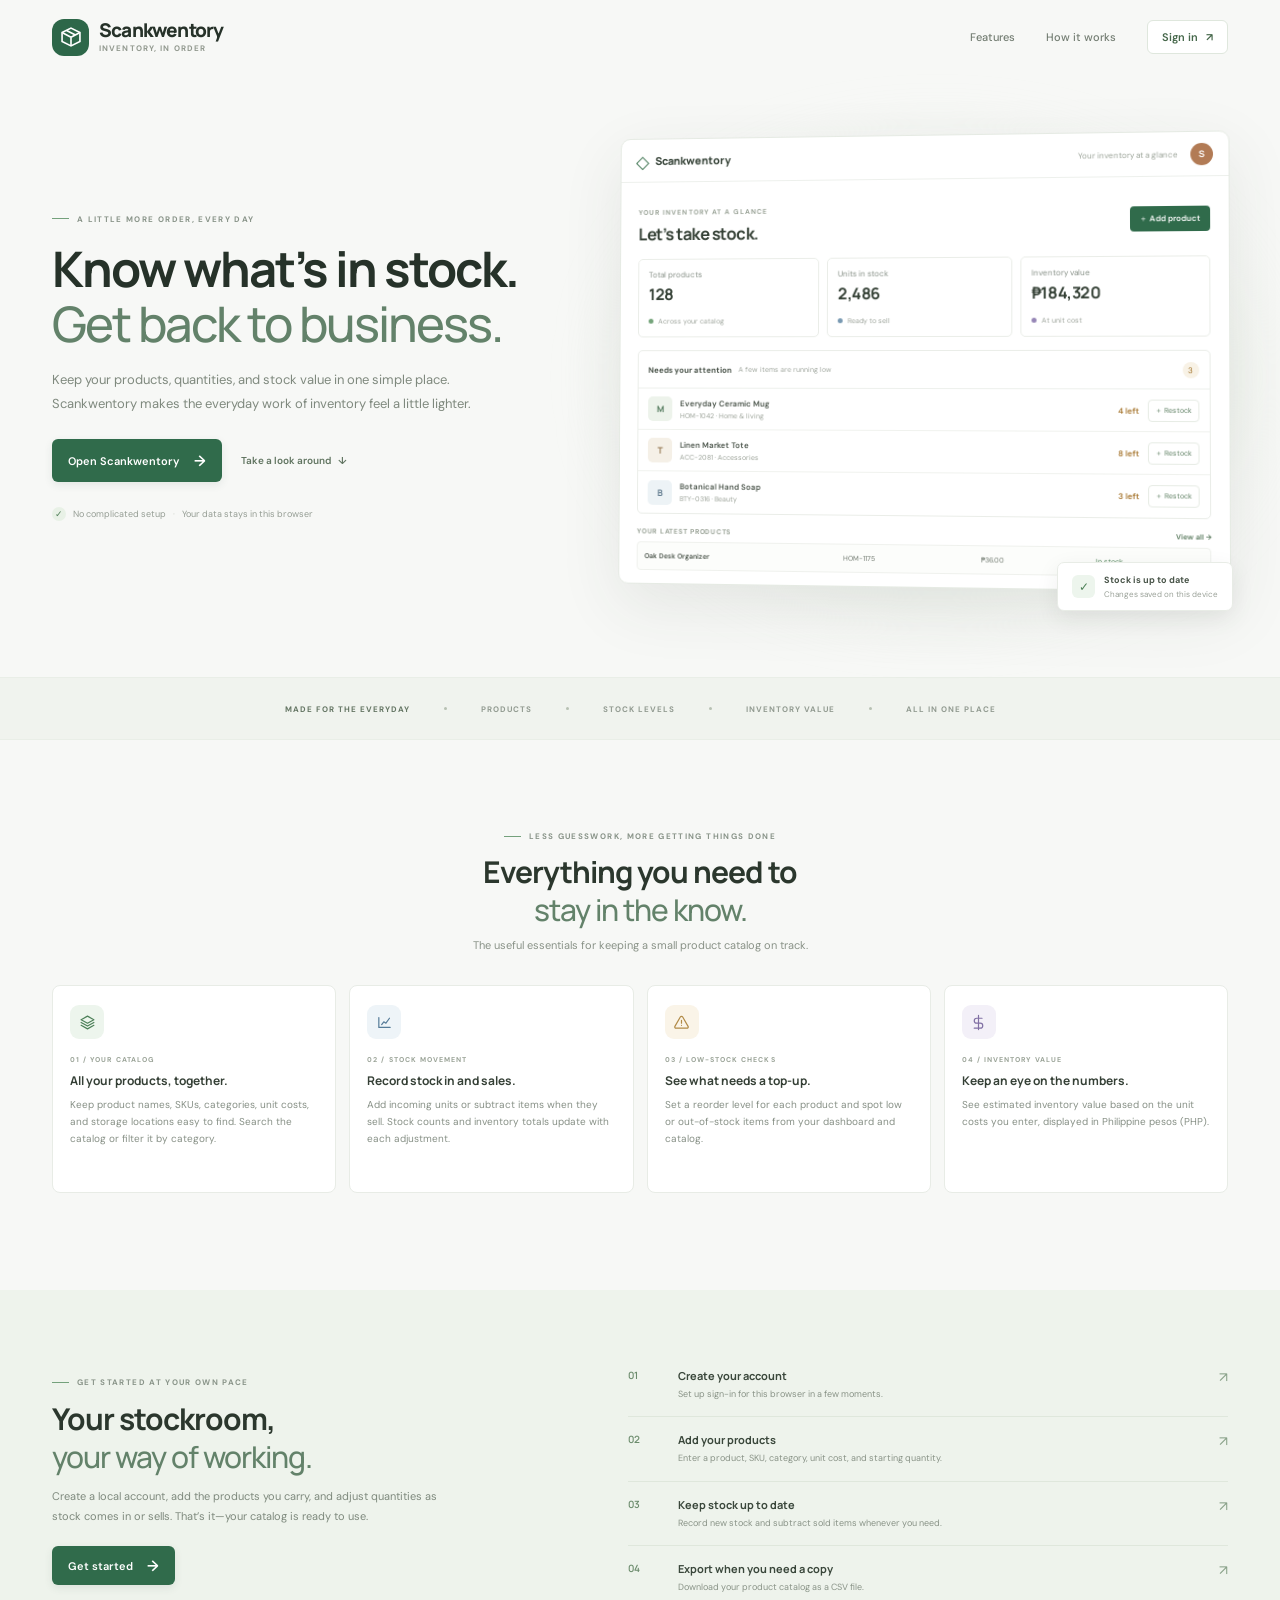
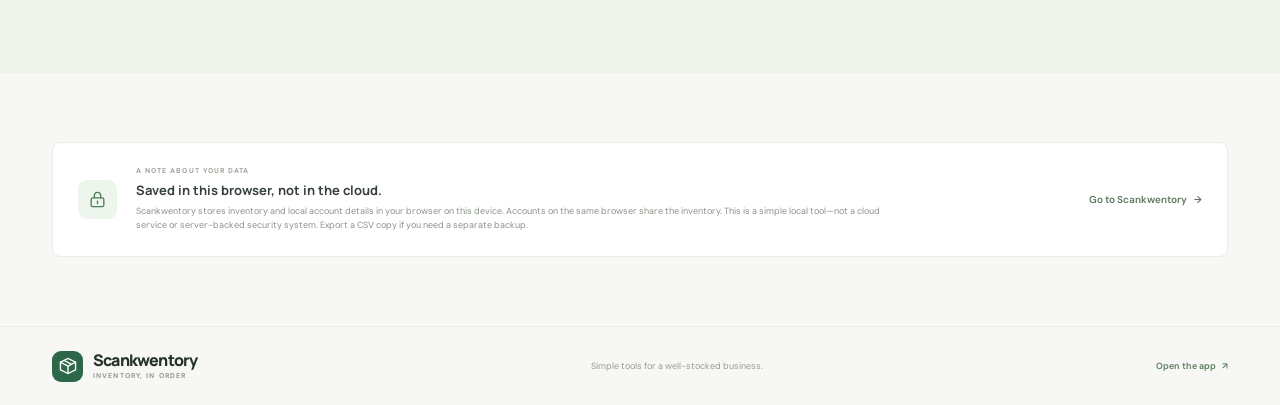
<file: inventory/landing.html>
<!doctype html>
<html lang="en">
  <head>
    <meta charset="utf-8">
    <meta name="viewport" content="width=device-width, initial-scale=1">
    <meta name="theme-color" content="#f7f8f6">
    <meta name="description" content="A simpler way to keep your products, stock levels, and inventory value in order.">
    <title>Scankwentory — Inventory, in order</title>
    <link rel="preconnect" href="https://fonts.googleapis.com">
    <link rel="preconnect" href="https://fonts.gstatic.com" crossorigin>
    <link href="https://fonts.googleapis.com/css2?family=DM+Sans:wght@400;500;600;700&family=Manrope:wght@400;500;600;700;800&display=swap" rel="stylesheet">
    <link rel="stylesheet" href="landing.css">
  </head>
  <body>
    <header class="site-header">
      <a class="brand" href="landing.html" aria-label="Scankwentory home">
        <span class="brand-mark" aria-hidden="true">
          <svg viewBox="0 0 32 32" fill="none"><path d="M5 10.5 16 5l11 5.5v11L16 27 5 21.5v-11Z" stroke="currentColor" stroke-width="2"/><path d="m5.5 10.7 10.5 5.5 10.5-5.5M16 16.5V27M10.5 8l11 5.5" stroke="currentColor" stroke-width="2" stroke-linejoin="round"/></svg>
        </span>
        <span class="brand-copy"><strong>Scankwentory</strong><small>INVENTORY, IN ORDER</small></span>
      </a>
      <nav class="header-nav" aria-label="Main navigation">
        <a href="#features">Features</a>
        <a href="#how-it-works">How it works</a>
        <a class="nav-sign-in" href="index.html">Sign in <span aria-hidden="true">↗</span></a>
      </nav>
    </header>

    <main>
      <section class="hero">
        <div class="hero-copy">
          <div class="eyebrow"><span></span> A LITTLE MORE ORDER, EVERY DAY</div>
          <h1>Know what’s in stock.<br><span>Get back to business.</span></h1>
          <p class="hero-description">Keep your products, quantities, and stock value in one simple place. Scankwentory makes the everyday work of inventory feel a little lighter.</p>
          <div class="hero-actions">
            <a class="button button-primary" href="index.html">Open Scankwentory <span aria-hidden="true">→</span></a>
            <a class="text-link" href="#features">Take a look around <span aria-hidden="true">↓</span></a>
          </div>
          <div class="hero-note"><span class="note-check">✓</span> No complicated setup <span class="note-divider">·</span> Your data stays in this browser</div>
        </div>

        <div class="preview-wrap" aria-label="Preview of the Scankwentory inventory dashboard">
          <div class="preview-glow"></div>
          <div class="dashboard-preview">
            <div class="preview-topbar">
              <div class="preview-brand"><span class="mini-brand-mark">◇</span> Scankwentory</div>
              <span class="preview-date">Your inventory at a glance</span>
              <span class="preview-avatar">S</span>
            </div>
            <div class="preview-content">
              <div class="preview-heading"><div><span class="preview-kicker">YOUR INVENTORY AT A GLANCE</span><h2>Let’s take stock.</h2></div><span class="preview-add">＋ Add product</span></div>
              <div class="preview-stats">
                <div class="preview-stat"><span>Total products</span><strong>128</strong><small><i class="green-dot"></i> Across your catalog</small></div>
                <div class="preview-stat"><span>Units in stock</span><strong>2,486</strong><small><i class="blue-dot"></i> Ready to sell</small></div>
                <div class="preview-stat"><span>Inventory value</span><strong>₱184,320</strong><small><i class="purple-dot"></i> At unit cost</small></div>
              </div>
              <div class="preview-panel">
                <div class="preview-panel-heading"><span><b>Needs your attention</b><small> A few items are running low</small></span><span class="preview-badge">3</span></div>
                <div class="preview-row"><span class="preview-product-icon mug-icon">M</span><span class="preview-product"><b>Everyday Ceramic Mug</b><small>HOM-1042 · Home &amp; living</small></span><span class="preview-low">4 left</span><span class="preview-restock">＋ Restock</span></div>
                <div class="preview-row"><span class="preview-product-icon tote-icon">T</span><span class="preview-product"><b>Linen Market Tote</b><small>ACC-2081 · Accessories</small></span><span class="preview-low">8 left</span><span class="preview-restock">＋ Restock</span></div>
                <div class="preview-row"><span class="preview-product-icon soap-icon">B</span><span class="preview-product"><b>Botanical Hand Soap</b><small>BTY-0316 · Beauty</small></span><span class="preview-low">3 left</span><span class="preview-restock">＋ Restock</span></div>
              </div>
              <div class="preview-table-label">YOUR LATEST PRODUCTS <span>View all →</span></div>
              <div class="preview-table-row"><span>Oak Desk Organizer</span><span>HOM-1175</span><span>₱36.00</span><span class="preview-in-stock">In stock</span></div>
            </div>
          </div>
          <div class="floating-note"><span class="floating-icon">✓</span><span><b>Stock is up to date</b><small>Changes saved on this device</small></span></div>
        </div>
      </section>

      <section class="trust-strip" aria-label="Product highlights">
        <span>MADE FOR THE EVERYDAY</span><i></i><span>PRODUCTS</span><i></i><span>STOCK LEVELS</span><i></i><span>INVENTORY VALUE</span><i></i><span>ALL IN ONE PLACE</span>
      </section>

      <section class="features-section" id="features">
        <div class="section-heading">
          <div class="eyebrow"><span></span> LESS GUESSWORK, MORE GETTING THINGS DONE</div>
          <h2>Everything you need to<br><span>stay in the know.</span></h2>
          <p>The useful essentials for keeping a small product catalog on track.</p>
        </div>
        <div class="features-grid">
          <article class="feature-card">
            <span class="feature-icon catalog-icon"><svg viewBox="0 0 24 24"><path d="m12 3 9 5-9 5-9-5 9-5Z"/><path d="m3 12 9 5 9-5M3 16l9 5 9-5"/></svg></span>
            <span class="feature-number">01 / YOUR CATALOG</span>
            <h3>All your products, together.</h3>
            <p>Keep product names, SKUs, categories, unit costs, and storage locations easy to find. Search the catalog or filter it by category.</p>
          </article>
          <article class="feature-card">
            <span class="feature-icon stock-icon"><svg viewBox="0 0 24 24"><path d="M4 19V5m0 14h16M8 15l3-4 3 2 5-7"/></svg></span>
            <span class="feature-number">02 / STOCK MOVEMENT</span>
            <h3>Record stock in and sales.</h3>
            <p>Add incoming units or subtract items when they sell. Stock counts and inventory totals update with each adjustment.</p>
          </article>
          <article class="feature-card">
            <span class="feature-icon alert-icon"><svg viewBox="0 0 24 24"><path d="M10.3 4.3 2.7 17.5A1.7 1.7 0 0 0 4.2 20h15.6a1.7 1.7 0 0 0 1.5-2.5L13.7 4.3a2 2 0 0 0-3.4 0Z"/><path d="M12 9v4m0 3h.01"/></svg></span>
            <span class="feature-number">03 / LOW-STOCK CHECKS</span>
            <h3>See what needs a top-up.</h3>
            <p>Set a reorder level for each product and spot low or out-of-stock items from your dashboard and catalog.</p>
          </article>
          <article class="feature-card">
            <span class="feature-icon value-icon"><svg viewBox="0 0 24 24"><path d="M12 2v20m5-16H9.5a3.5 3.5 0 0 0 0 7h5a3.5 3.5 0 0 1 0 7H6"/></svg></span>
            <span class="feature-number">04 / INVENTORY VALUE</span>
            <h3>Keep an eye on the numbers.</h3>
            <p>See estimated inventory value based on the unit costs you enter, displayed in Philippine pesos (PHP).</p>
          </article>
        </div>
      </section>

      <section class="how-section" id="how-it-works">
        <div class="how-copy">
          <div class="eyebrow"><span></span> GET STARTED AT YOUR OWN PACE</div>
          <h2>Your stockroom,<br><span>your way of working.</span></h2>
          <p>Create a local account, add the products you carry, and adjust quantities as stock comes in or sells. That’s it—your catalog is ready to use.</p>
          <a class="button button-primary" href="index.html">Get started <span aria-hidden="true">→</span></a>
        </div>
        <div class="steps">
          <article class="step"><span class="step-number">01</span><div><h3>Create your account</h3><p>Set up sign-in for this browser in a few moments.</p></div><span class="step-arrow">↗</span></article>
          <article class="step"><span class="step-number">02</span><div><h3>Add your products</h3><p>Enter a product, SKU, category, unit cost, and starting quantity.</p></div><span class="step-arrow">↗</span></article>
          <article class="step"><span class="step-number">03</span><div><h3>Keep stock up to date</h3><p>Record new stock and subtract sold items whenever you need.</p></div><span class="step-arrow">↗</span></article>
          <article class="step"><span class="step-number">04</span><div><h3>Export when you need a copy</h3><p>Download your product catalog as a CSV file.</p></div><span class="step-arrow">↗</span></article>
        </div>
      </section>

      <section class="privacy-section">
        <div class="privacy-icon"><svg viewBox="0 0 24 24"><rect x="4" y="10" width="16" height="11" rx="2"/><path d="M8 10V7a4 4 0 1 1 8 0v3m-4 4v3"/></svg></div>
        <div><span class="feature-number">A NOTE ABOUT YOUR DATA</span><h2>Saved in this browser, not in the cloud.</h2><p>Scankwentory stores inventory and local account details in your browser on this device. Accounts on the same browser share the inventory. This is a simple local tool—not a cloud service or server-backed security system. Export a CSV copy if you need a separate backup.</p></div>
        <a class="text-link" href="index.html">Go to Scankwentory <span aria-hidden="true">→</span></a>
      </section>
    </main>

    <footer class="site-footer">
      <a class="brand footer-brand" href="landing.html" aria-label="Scankwentory home">
        <span class="brand-mark" aria-hidden="true"><svg viewBox="0 0 32 32" fill="none"><path d="M5 10.5 16 5l11 5.5v11L16 27 5 21.5v-11Z" stroke="currentColor" stroke-width="2"/><path d="m5.5 10.7 10.5 5.5 10.5-5.5M16 16.5V27M10.5 8l11 5.5" stroke="currentColor" stroke-width="2" stroke-linejoin="round"/></svg></span>
        <span class="brand-copy"><strong>Scankwentory</strong><small>INVENTORY, IN ORDER</small></span>
      </a>
      <span>Simple tools for a well-stocked business.</span>
      <a class="footer-app-link" href="index.html">Open the app <span aria-hidden="true">↗</span></a>
    </footer>
  </body>
</html>
</file>
<file: inventory/landing.css>
:root {
  --ink: #263229;
  --muted: #858f84;
  --green: #306b4b;
  --page: #f7f8f6;
  font-family: "DM Sans", sans-serif;
  font-synthesis: none;
}

* { box-sizing: border-box; }
html { scroll-behavior: smooth; scroll-padding-top: 85px; }
body { margin: 0; min-width: 320px; color: var(--ink); background: var(--page); font-size: 14px; }
a { color: inherit; text-decoration: none; }
a:focus-visible { outline: 3px solid #9dc7ab; outline-offset: 3px; border-radius: 4px; }
.site-header { height: 74px; max-width: 1240px; display: flex; align-items: center; justify-content: space-between; margin: 0 auto; padding: 0 32px; }
.brand { display: inline-flex; align-items: center; gap: 10px; color: var(--ink); }
.brand-mark { width: 37px; height: 37px; display: grid; place-items: center; color: #fff; background: #2d6749; border-radius: 12px; }
.brand-mark svg { width: 26px; height: 26px; }
.brand-copy { display: flex; flex-direction: column; gap: 3px; }
.brand-copy strong { font: 800 19px/1 "Manrope", sans-serif; letter-spacing: -.8px; }
.brand-copy small { color: #92998f; font-size: 8px; font-weight: 700; letter-spacing: 1.12px; }
.header-nav { display: flex; align-items: center; gap: 31px; color: #737d72; font-size: 11px; font-weight: 500; }
.header-nav > a:not(.nav-sign-in):hover, .text-link:hover { color: var(--green); }
.header-nav .nav-sign-in { display: inline-flex; align-items: center; gap: 8px; padding: 9px 14px; color: #45674a; border: 1px solid #dfe7dd; border-radius: 6px; background: #fff; font-weight: 600; }
.nav-sign-in:hover { border-color: #b5c8b5; background: #f8faf7; }
.hero { max-width: 1240px; min-height: 535px; display: grid; grid-template-columns: .9fr 1.1fr; align-items: center; gap: 40px; margin: 0 auto; padding: 55px 32px 63px; }
.hero-copy { position: relative; z-index: 1; padding: 0 0 8px; }
.eyebrow { display: flex; align-items: center; gap: 8px; margin-bottom: 17px; color: #899489; font-size: 8px; font-weight: 700; letter-spacing: 1.35px; }
.eyebrow > span { width: 17px; height: 1px; background: #74a17c; }
h1, h2, h3, p { margin-top: 0; }
.hero h1 { margin-bottom: 16px; color: #263229; font: 700 clamp(35px, 4vw, 49px)/1.14 "Manrope", sans-serif; letter-spacing: -2px; }
.hero h1 span, .section-heading h2 span, .how-copy h2 span { color: #63826a; font-weight: 500; }
.hero-description { max-width: 435px; margin-bottom: 23px; color: #7f897e; font-size: 13px; line-height: 1.85; }
.hero-actions { display: flex; align-items: center; gap: 19px; }
.button { min-height: 43px; display: inline-flex; align-items: center; justify-content: center; gap: 14px; padding: 0 16px; border-radius: 6px; font-size: 11px; font-weight: 600; transition: background .18s, transform .18s, border-color .18s; }
.button:active { transform: translateY(1px); }
.button-primary { color: #fff; background: #306b4b; box-shadow: 0 3px 8px #274e3b18; }
.button-primary:hover { background: #245a3e; }
.button-primary span { font-size: 15px; }
.text-link { display: inline-flex; align-items: center; gap: 7px; color: #607460; font-size: 10px; font-weight: 600; }
.hero-note { display: flex; align-items: center; gap: 7px; margin-top: 25px; color: #959d94; font-size: 9px; }
.note-check { width: 14px; height: 14px; display: grid; place-items: center; color: #54825b; background: #e8f1e6; border-radius: 50%; font-size: 9px; font-weight: 700; }
.note-divider { color: #c5cbc3; }
.preview-wrap { position: relative; min-width: 0; padding: 5px 3px 27px 10px; }
.preview-glow { position: absolute; inset: 10% 1% 8% 8%; background: #e7eee4; border-radius: 50%; filter: blur(44px); }
.dashboard-preview { position: relative; overflow: hidden; background: #fff; border: 1px solid #e5eae3; border-radius: 10px; box-shadow: 0 21px 65px #35423518; transform: perspective(1100px) rotateY(-4deg) rotateX(1deg); }
.preview-topbar { height: 44px; display: flex; align-items: center; gap: 12px; padding: 0 15px; border-bottom: 1px solid #edf0ec; }
.preview-brand { display: flex; align-items: center; gap: 6px; color: #39463b; font: 800 11px "Manrope", sans-serif; }
.mini-brand-mark { color: #39714d; font-size: 18px; }
.preview-date { margin-left: auto; color: #9ba398; font-size: 8px; }
.preview-avatar { width: 22px; height: 22px; display: grid; place-items: center; color: #fff; background: #b27b55; border-radius: 50%; font: 700 9px "Manrope", sans-serif; }
.preview-content { padding: 19px 18px 13px; }
.preview-heading { display: flex; align-items: center; justify-content: space-between; margin-bottom: 14px; }
.preview-kicker, .feature-number { color: #9aa397; font-size: 7px; font-weight: 700; letter-spacing: 1.05px; }
.preview-heading h2 { margin: 4px 0 0; color: #344035; font: 700 17px "Manrope", sans-serif; letter-spacing: -.5px; }
.preview-add { padding: 7px 9px; color: #fff; background: #306b4b; border-radius: 4px; font-size: 8px; font-weight: 600; }
.preview-stats { display: grid; grid-template-columns: repeat(3, 1fr); gap: 8px; margin-bottom: 13px; }
.preview-stat { min-width: 0; padding: 10px 10px 9px; border: 1px solid #eaede8; border-radius: 5px; }
.preview-stat > span { display: block; margin-bottom: 4px; color: #879087; font-size: 8px; }
.preview-stat > strong { display: block; overflow: hidden; margin-bottom: 5px; color: #344035; font: 700 16px "Manrope", sans-serif; letter-spacing: -.4px; text-overflow: ellipsis; white-space: nowrap; }
.preview-stat > small { color: #9aa198; font-size: 7px; }
.preview-stat > small i { display: inline-block; width: 5px; height: 5px; margin-right: 3px; background: #74a47a; border-radius: 50%; }
.preview-stat > small .blue-dot { background: #7899b2; }.preview-stat > small .purple-dot { background: #9686b6; }
.preview-panel { overflow: hidden; border: 1px solid #eaede8; border-radius: 5px; }
.preview-panel-heading { min-height: 38px; display: flex; align-items: center; gap: 8px; padding: 0 10px; border-bottom: 1px solid #edf0ec; }
.preview-panel-heading > span:first-child { display: flex; align-items: center; gap: 7px; }
.preview-panel-heading b { color: #475147; font-size: 8px; }
.preview-panel-heading small { color: #9da49b; font-size: 7px; }
.preview-badge { width: 16px; height: 16px; display: grid; place-items: center; margin-left: auto; color: #a1742c; background: #f8f2e6; border-radius: 50%; font-size: 8px; }
.preview-row { min-height: 42px; display: flex; align-items: center; gap: 8px; padding: 0 10px; border-bottom: 1px solid #f0f2ee; }
.preview-row:last-child { border: 0; }
.preview-product-icon { width: 25px; height: 25px; display: grid; place-items: center; border-radius: 5px; font: 700 9px "Manrope", sans-serif; }
.mug-icon { color: #50785a; background: #edf3eb; }.tote-icon { color: #93754e; background: #f5f0e7; }.soap-icon { color: #647e91; background: #edf3f6; }
.preview-product { display: grid; gap: 3px; }
.preview-product b { color: #4b554b; font-size: 8px; font-weight: 600; }
.preview-product small { color: #9ba298; font-size: 7px; }
.preview-low { margin-left: auto; color: #a6762f; font-size: 8px; font-weight: 600; white-space: nowrap; }
.preview-restock { padding: 5px 6px; color: #5b7d5f; border: 1px solid #e7ece5; border-radius: 4px; font-size: 7px; white-space: nowrap; }
.preview-table-label { display: flex; justify-content: space-between; margin: 13px 0 6px; color: #9aa397; font-size: 7px; font-weight: 700; letter-spacing: .75px; }
.preview-table-label span { color: #648268; letter-spacing: 0; }
.preview-table-row { display: grid; grid-template-columns: 1.5fr 1fr .8fr .8fr; gap: 8px; padding: 9px 7px; color: #717a70; background: #fcfdfb; border: 1px solid #eff1ed; border-radius: 4px; font-size: 7px; }
.preview-table-row span:first-child { color: #4b554b; font-weight: 600; }
.preview-in-stock { color: #4d8057; }
.floating-note { position: absolute; right: -5px; bottom: 3px; display: flex; align-items: center; gap: 9px; padding: 11px 14px; background: #fff; border: 1px solid #e8ece6; border-radius: 7px; box-shadow: 0 7px 22px #28372814; }
.floating-icon { width: 23px; height: 23px; display: grid; place-items: center; color: #4d8057; background: #edf5ed; border-radius: 6px; font-size: 12px; font-weight: 700; }
.floating-note > span:last-child { display: grid; gap: 3px; }
.floating-note b { color: #485448; font-size: 9px; }
.floating-note small { color: #9aa198; font-size: 8px; }
.trust-strip { min-height: 63px; display: flex; align-items: center; justify-content: center; gap: clamp(12px, 3vw, 34px); padding: 12px 20px; color: #929b91; background: #f0f3ee; border-block: 1px solid #e9eee7; font-size: 8px; font-weight: 700; letter-spacing: 1px; }
.trust-strip > span:first-child { color: #647563; }
.trust-strip i { width: 3px; height: 3px; background: #b7c1b3; border-radius: 50%; }
.features-section { max-width: 1240px; margin: 0 auto; padding: 91px 32px 97px; }
.section-heading { margin-bottom: 33px; text-align: center; }
.section-heading .eyebrow { justify-content: center; margin-bottom: 12px; }
.section-heading h2, .how-copy h2 { margin-bottom: 10px; color: #2b372d; font: 700 30px/1.25 "Manrope", sans-serif; letter-spacing: -1px; }
.section-heading > p { margin-bottom: 0; color: #899287; font-size: 11px; }
.features-grid { display: grid; grid-template-columns: repeat(4, 1fr); gap: 13px; }
.feature-card { min-height: 208px; padding: 19px 17px 18px; background: #fff; border: 1px solid #e8ece6; border-radius: 8px; transition: transform .18s, box-shadow .18s; }
.feature-card:hover { transform: translateY(-3px); box-shadow: 0 10px 24px #2937290b; }
.feature-icon { width: 34px; height: 34px; display: grid; place-items: center; margin-bottom: 16px; border-radius: 9px; }
.feature-icon svg { width: 17px; height: 17px; fill: none; stroke: currentColor; stroke-width: 1.7; stroke-linecap: round; stroke-linejoin: round; }
.catalog-icon { color: #4d8059; background: #edf5ed; }.stock-icon { color: #557b98; background: #eef4f8; }.alert-icon { color: #b18a47; background: #faf4e8; }.value-icon { color: #8170a4; background: #f3f0f8; }
.feature-card .feature-number { display: block; margin-bottom: 8px; }
.feature-card h3 { margin-bottom: 7px; color: #354036; font: 700 12px "Manrope", sans-serif; }
.feature-card p { margin: 0; color: #879086; font-size: 10px; line-height: 1.7; }
.how-section { display: grid; grid-template-columns: .9fr 1.1fr; align-items: center; gap: 85px; padding: 75px max(32px, calc((100% - 1176px) / 2)); background: #eef3ec; }
.how-copy .eyebrow { margin-bottom: 13px; }
.how-copy h2 { margin-bottom: 12px; }
.how-copy > p { max-width: 410px; margin-bottom: 19px; color: #7e897d; font-size: 11px; line-height: 1.8; }
.how-copy .button { min-height: 39px; }
.steps { display: grid; }
.step { display: grid; grid-template-columns: 38px 1fr 20px; align-items: start; gap: 12px; padding: 15px 0; border-bottom: 1px solid #dfe7dc; }
.step:first-child { padding-top: 3px; }
.step:last-child { padding-bottom: 3px; border-bottom: 0; }
.step-number { color: #6b8b6c; font: 600 10px "Manrope", sans-serif; }
.step h3 { margin: 0 0 4px; color: #3a473b; font: 700 11px "Manrope", sans-serif; }
.step p { margin: 0; color: #899387; font-size: 9px; line-height: 1.6; }
.step-arrow { color: #88a088; text-align: right; }
.privacy-section { max-width: 1176px; display: grid; grid-template-columns: 41px 1fr auto; align-items: center; gap: 17px; margin: 69px auto; padding: 23px 25px; background: #fff; border: 1px solid #e8ece6; border-radius: 8px; }
.privacy-icon { width: 39px; height: 39px; display: grid; place-items: center; color: #4d8059; background: #edf5ed; border-radius: 9px; }
.privacy-icon svg { width: 19px; height: 19px; fill: none; stroke: currentColor; stroke-width: 1.7; stroke-linecap: round; stroke-linejoin: round; }
.privacy-section .feature-number { display: block; margin-bottom: 6px; }
.privacy-section h2 { margin-bottom: 5px; color: #354036; font: 700 13px "Manrope", sans-serif; }
.privacy-section p { max-width: 770px; margin: 0; color: #8a9388; font-size: 9px; line-height: 1.65; }
.privacy-section .text-link { margin-left: 8px; white-space: nowrap; }
.site-footer { min-height: 79px; display: flex; align-items: center; justify-content: space-between; gap: 15px; padding: 14px max(32px, calc((100% - 1176px) / 2)); border-top: 1px solid #e8ece6; }
.footer-brand .brand-mark { width: 31px; height: 31px; border-radius: 9px; }
.footer-brand .brand-mark svg { width: 22px; height: 22px; }
.footer-brand .brand-copy strong { font-size: 16px; }
.footer-brand .brand-copy small { font-size: 7px; }
.site-footer > span, .footer-app-link { color: #949c92; font-size: 9px; }
.footer-app-link { color: #5d7e61; font-weight: 600; }
.footer-app-link span { margin-left: 4px; }

@media (max-width: 950px) {
  .hero { min-height: auto; grid-template-columns: 1fr 1.05fr; gap: 20px; padding-top: 55px; padding-bottom: 55px; }
  .hero h1 { font-size: 38px; }
  .preview-content { padding: 14px 12px 10px; }
  .preview-stat { padding: 8px 7px; }
  .preview-stat > strong { font-size: 13px; }
  .features-grid { grid-template-columns: repeat(2, 1fr); }
  .feature-card { min-height: 180px; }
  .how-section { gap: 45px; }
  .privacy-section { margin-inline: 25px; }
}
@media (max-width: 650px) {
  .site-header { height: 65px; padding-inline: 19px; }
  .header-nav { gap: 13px; font-size: 9px; }
  .header-nav > a:nth-child(2) { display: none; }
  .header-nav .nav-sign-in { padding: 8px 10px; }
  .hero { grid-template-columns: 1fr; gap: 31px; padding: 47px 21px 50px; }
  .hero h1 { font-size: clamp(34px, 8vw, 43px); }
  .hero-description { max-width: 480px; font-size: 12px; }
  .preview-wrap { width: min(100%, 525px); margin-inline: auto; padding: 0 4px 22px; }
  .dashboard-preview { transform: none; }
  .floating-note { right: -1px; bottom: -2px; padding: 9px 11px; }
  .trust-strip { flex-wrap: wrap; gap: 9px 14px; font-size: 7px; }
  .features-section { padding: 66px 20px 70px; }
  .section-heading h2, .how-copy h2 { font-size: 26px; }
  .features-grid { gap: 9px; }
  .feature-card { min-height: 190px; padding: 14px 12px; }
  .feature-card h3 { font-size: 11px; }
  .feature-card p { font-size: 9px; }
  .how-section { grid-template-columns: 1fr; gap: 29px; padding: 52px 21px; }
  .privacy-section { grid-template-columns: 37px 1fr; gap: 12px; margin: 41px 17px; padding: 17px; }
  .privacy-icon { width: 35px; height: 35px; }
  .privacy-section .text-link { grid-column: 2; margin: 0; }
  .site-footer { min-height: 71px; padding-inline: 18px; }
  .site-footer > span { display: none; }
}
@media (max-width: 390px) {
  .brand-copy strong { font-size: 17px; }
  .header-nav { gap: 9px; }
  .hero-actions { align-items: flex-start; flex-direction: column; gap: 13px; }
  .preview-content { padding-inline: 9px; }
  .preview-row { gap: 5px; padding-inline: 6px; }
  .preview-product b { font-size: 7px; }
  .preview-restock { padding-inline: 4px; font-size: 6px; }
  .preview-low { font-size: 7px; }
  .preview-panel-heading small { display: none; }
  .preview-table-row { grid-template-columns: 1.4fr 1fr .8fr; }
  .preview-table-row span:nth-child(2) { display: none; }
  .feature-card { min-height: 212px; }
}
@media (prefers-reduced-motion: reduce) {
  *, *::before, *::after { scroll-behavior: auto !important; transition-duration: .01ms !important; }
}
</file>
